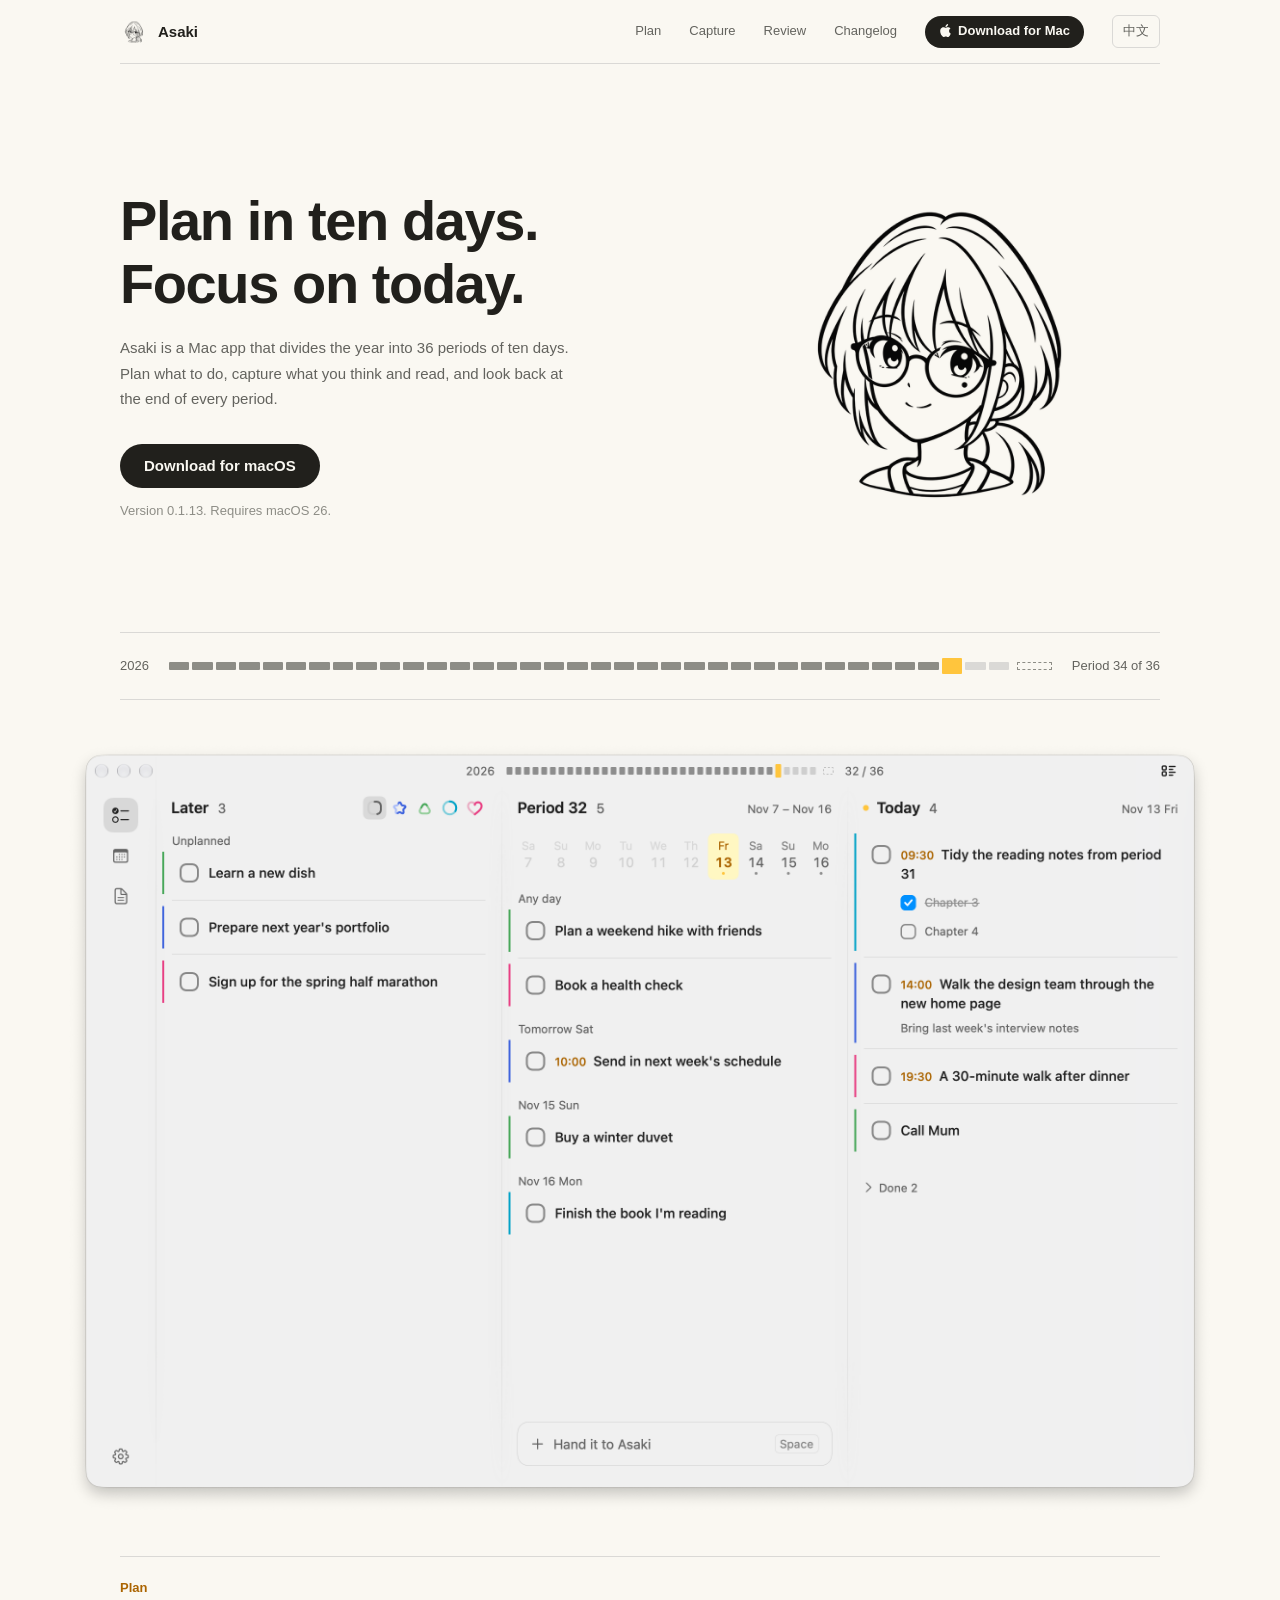
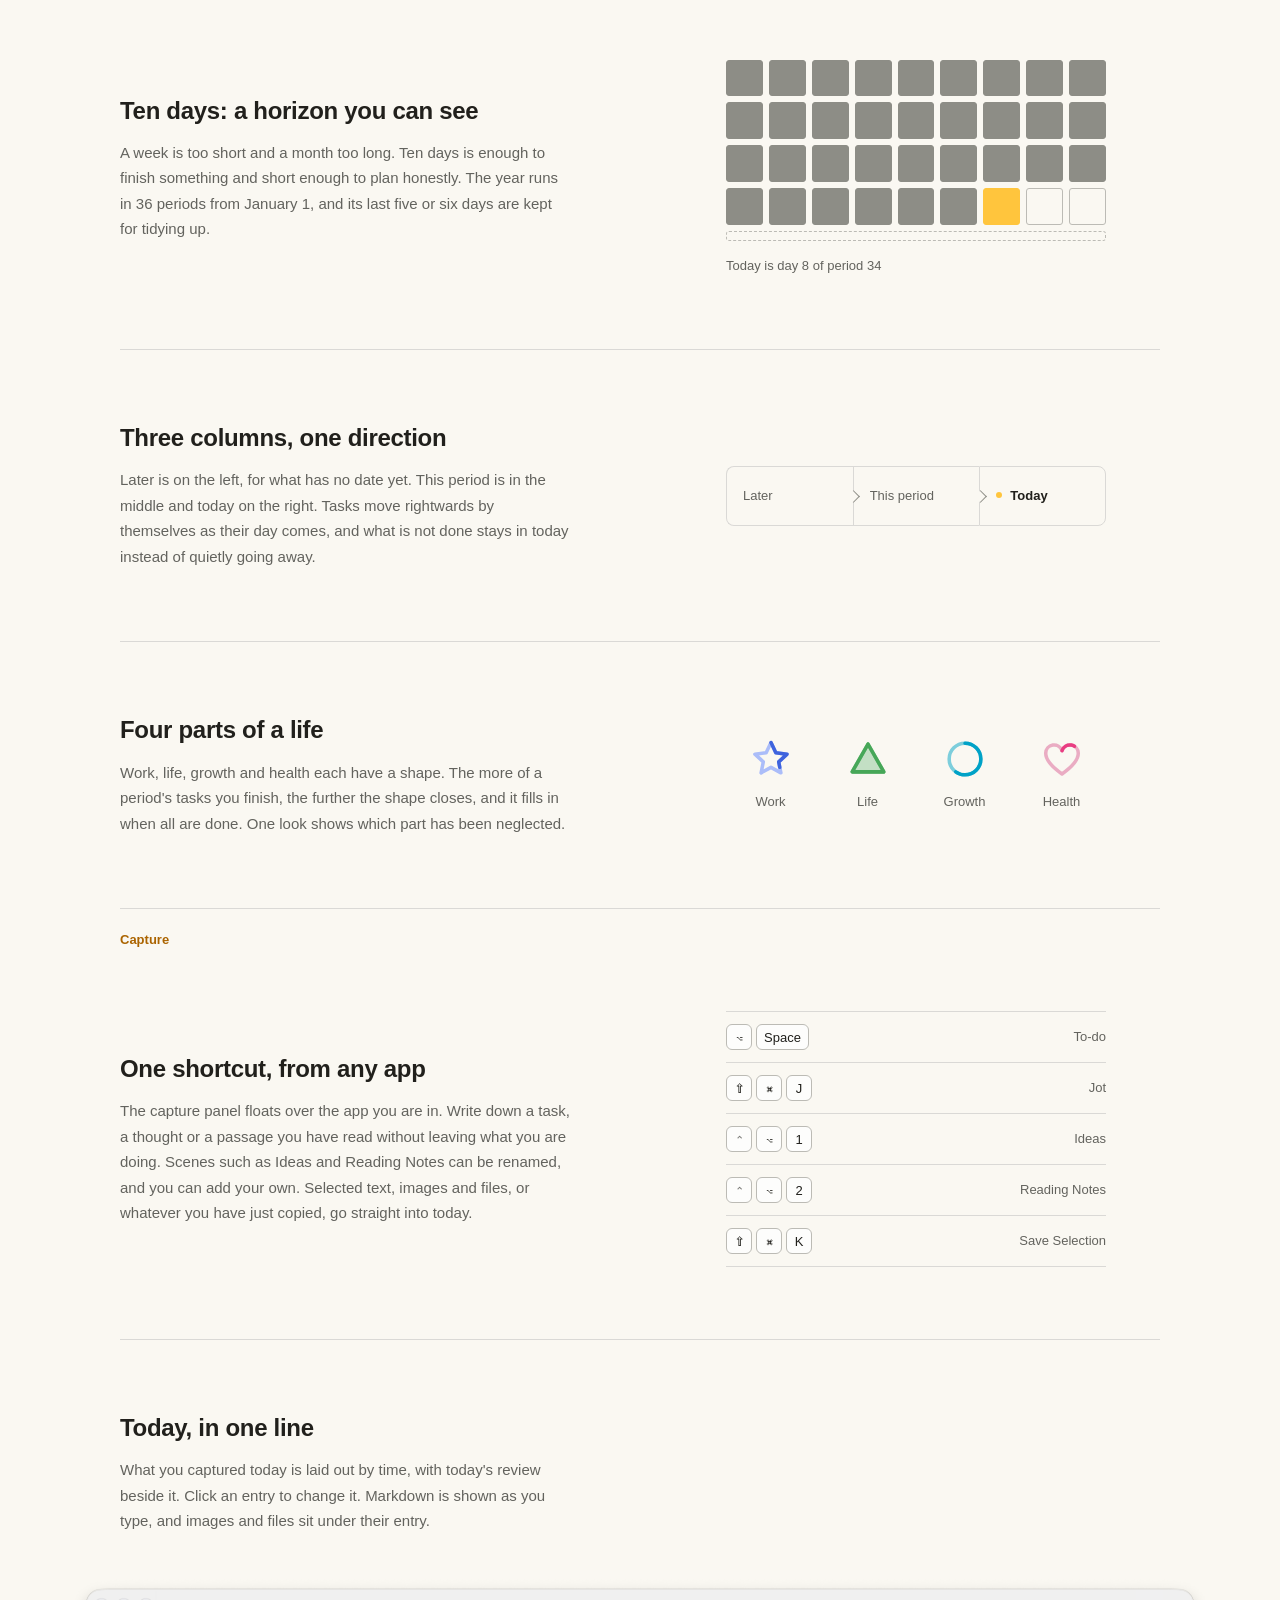
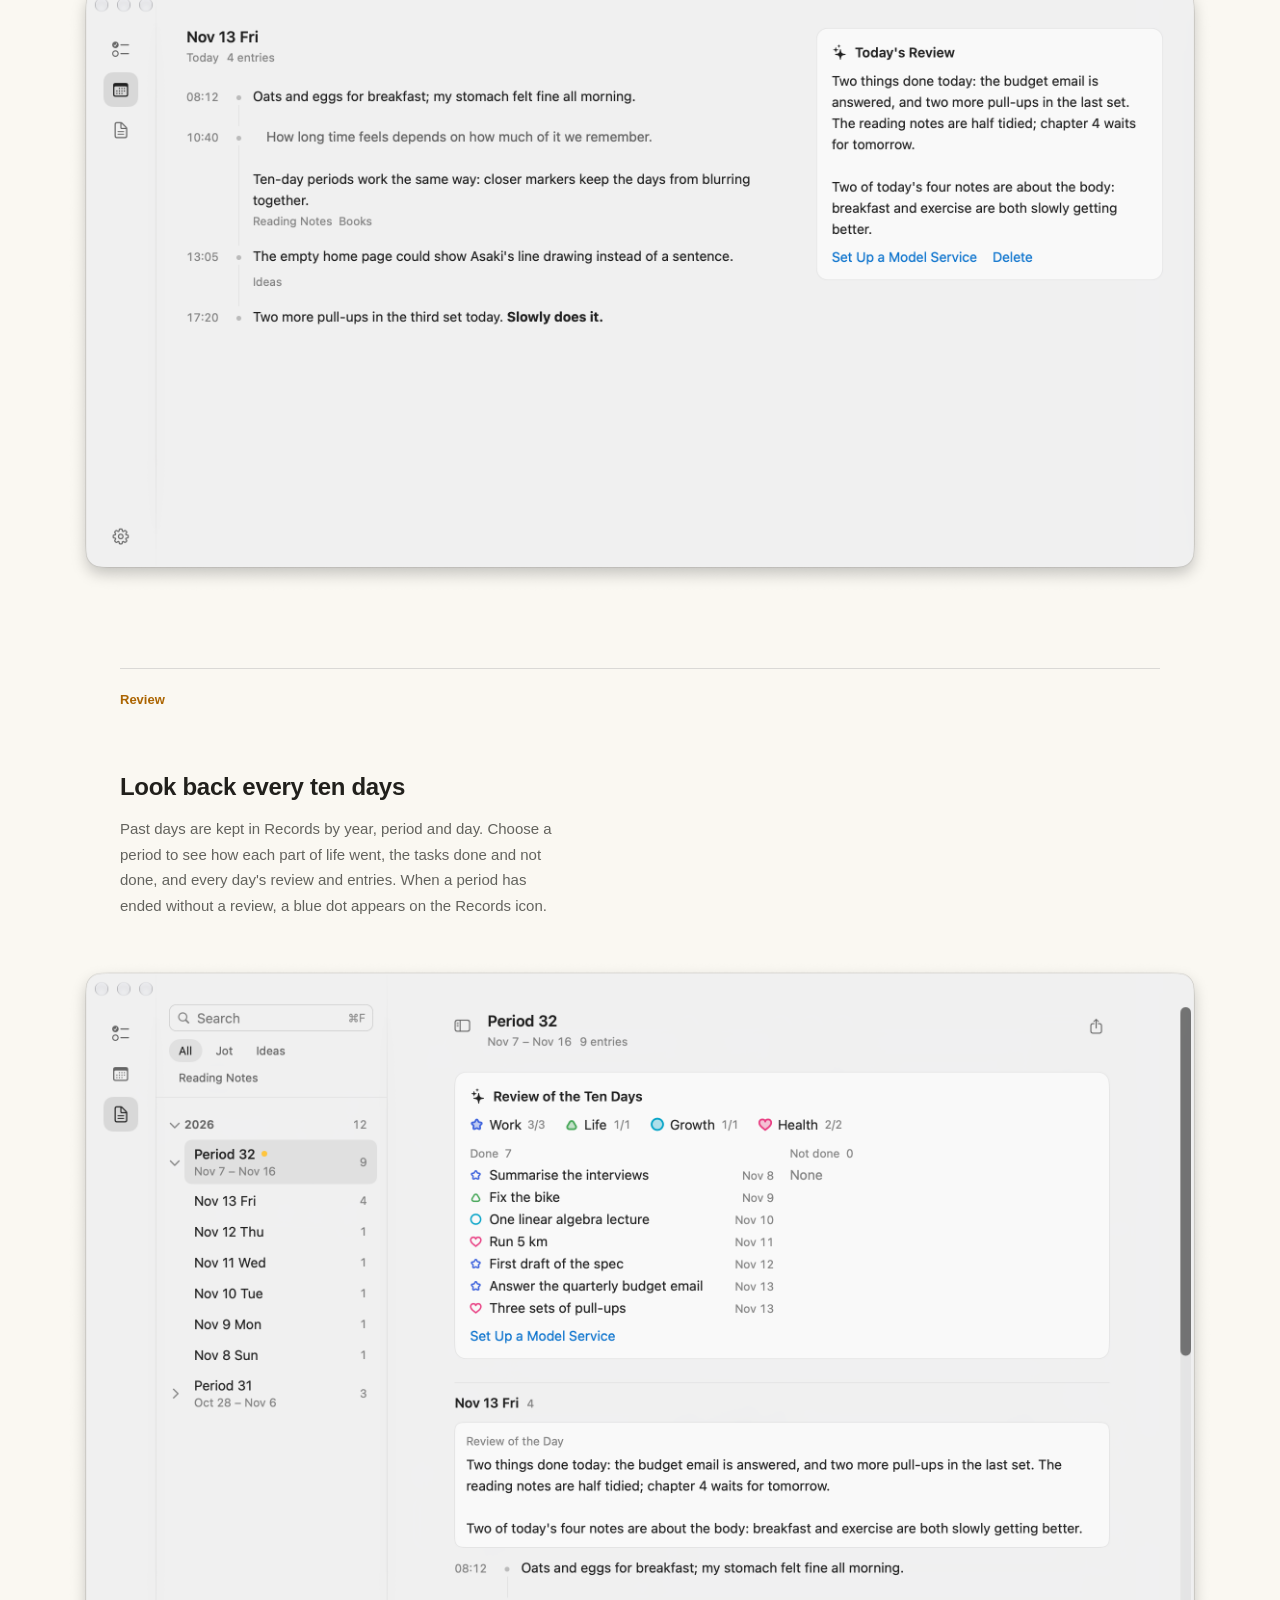
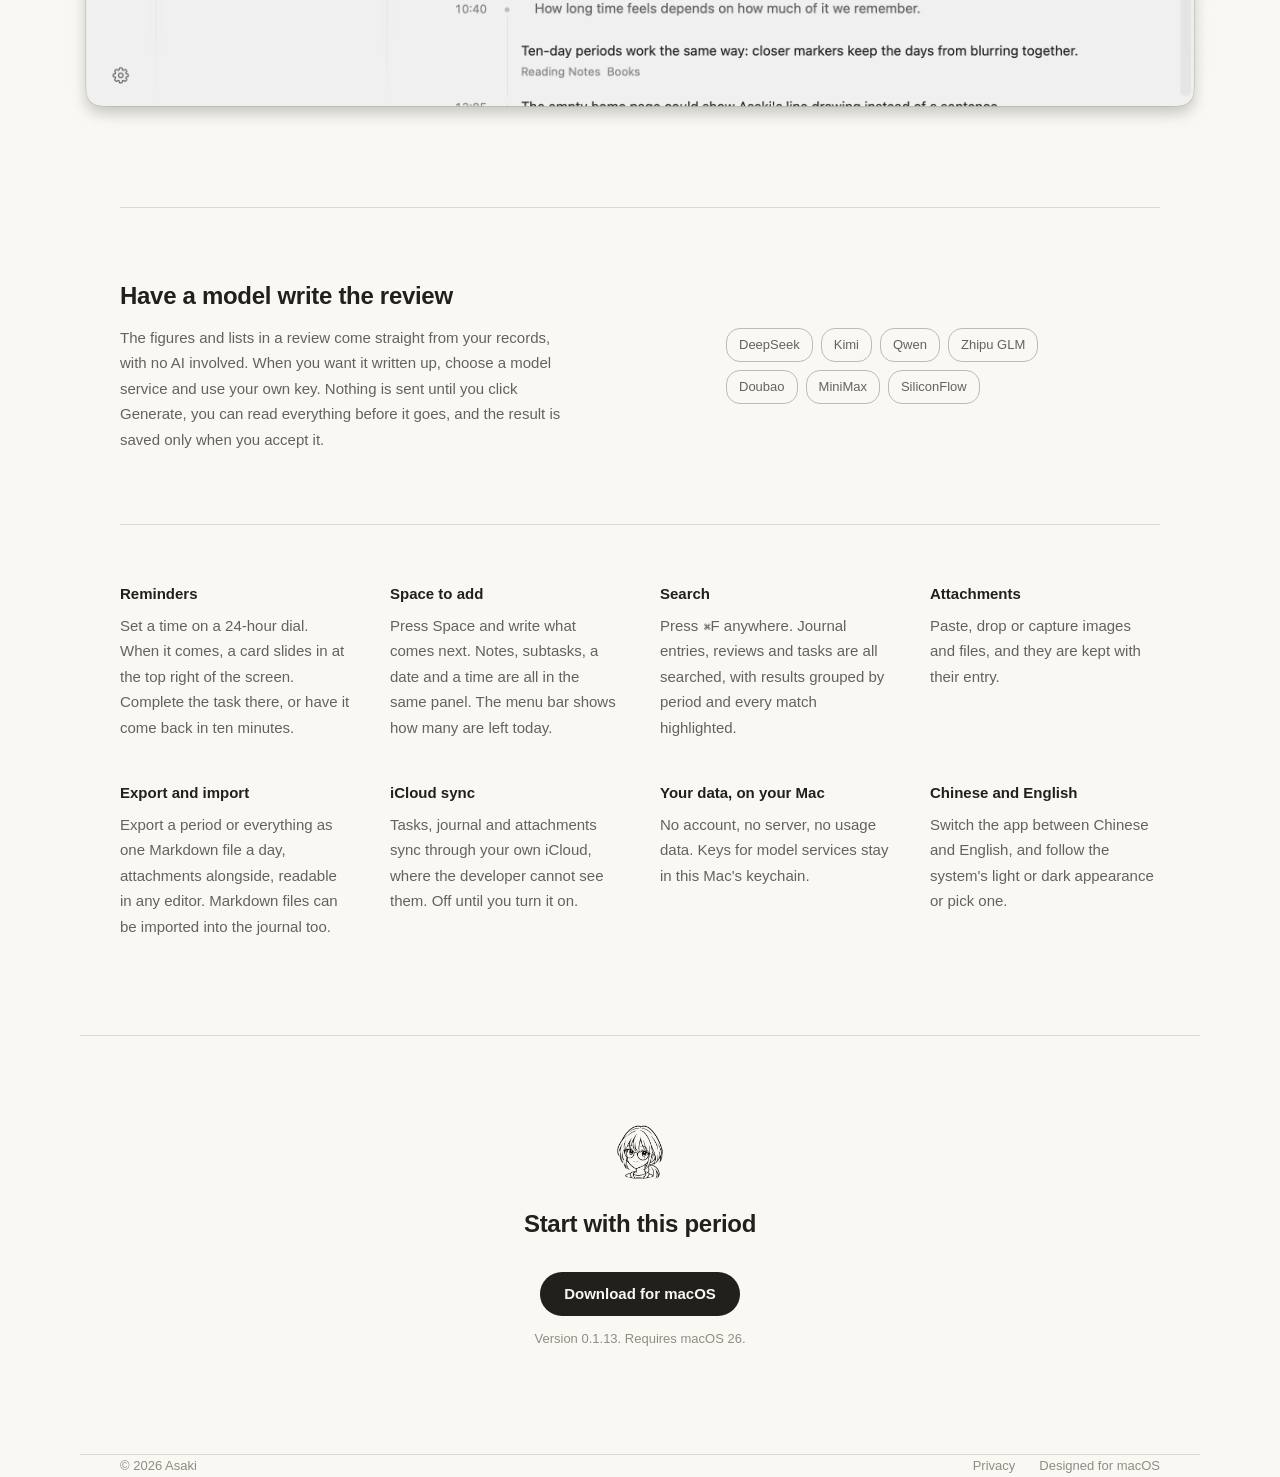
<file: index.html>
<!doctype html>
<!--
  The website of Asaki, the full edition (GitHub Pages; Asaki Lite's site is in the app repository),
  in the "Paper" direction: warm white, hairlines, the drawing as it is.
  Both languages are in the page; html[data-lang] decides which is shown (see site.js).
  The screenshots come from a trial database (ASAKI_DATA_FILE), never from real data.
-->
<html lang="zh-CN" data-lang="zh">
<head>
<meta charset="utf-8">
<meta name="viewport" content="width=device-width, initial-scale=1">
<title>Asaki</title>
<meta name="description" content="Asaki 是一款以十天为节奏的 Mac 应用：安排要做的事，随手收下想到的、看到的，再按十天回头看。A Mac app that runs on ten-day periods: plan what to do, capture what you think and read, and look back every ten days.">
<link rel="icon" href="assets/icon.png">
<link rel="stylesheet" href="styles.css">
<script src="site.js" defer></script>
</head>
<body>

<header class="wrap">
  <nav aria-label="Asaki">
    <a class="brand" href="#top"><img src="assets/icon.png" alt="" width="28" height="28">Asaki</a>
    <div class="links">
      <a class="section" href="#plan"><span lang="zh">安排</span><span lang="en">Plan</span></a>
      <a class="section" href="#capture"><span lang="zh">收录</span><span lang="en">Capture</span></a>
      <a class="section" href="#review"><span lang="zh">回顾</span><span lang="en">Review</span></a>
      <a href="changelog.html"><span lang="zh">更新日志</span><span lang="en">Changelog</span></a>
      <a class="nav-download" href="https://github.com/lhjZY/asaki-releases/releases/latest/download/Asaki-arm64.dmg"><svg viewBox="0 0 24 24" aria-hidden="true"><path d="M12.152 6.896c-.948 0-2.415-1.078-3.96-1.04-2.04.027-3.91 1.183-4.961 3.014-2.117 3.675-.546 9.103 1.519 12.09 1.013 1.454 2.208 3.09 3.792 3.039 1.52-.065 2.09-.987 3.935-.987 1.831 0 2.35.987 3.96.948 1.637-.026 2.676-1.48 3.676-2.948 1.156-1.688 1.636-3.325 1.662-3.415-.039-.013-3.182-1.221-3.22-4.857-.026-3.04 2.48-4.494 2.597-4.559-1.429-2.09-3.623-2.324-4.39-2.376-2-.156-3.675 1.09-4.61 1.09zM15.53 3.83c.843-1.012 1.4-2.427 1.245-3.83-1.207.052-2.662.805-3.532 1.818-.78.896-1.454 2.338-1.273 3.714 1.338.104 2.715-.688 3.559-1.701"/></svg><span lang="zh">下载 Mac 版</span><span lang="en">Download for Mac</span></a>
      <button id="language" type="button"><span lang="zh" aria-label="Switch to English">EN</span><span lang="en" aria-label="切换到中文">中文</span></button>
    </div>
  </nav>
</header>

<main id="top">
  <section class="wrap hero">
    <div>
      <h1><span lang="zh">以十天为节奏，<br>专注今天。</span><span lang="en">Plan in ten days.<br>Focus on today.</span></h1>
      <p class="lede">
        <span lang="zh">Asaki 是一款 Mac 应用。它把一年分成 36 个十天：安排要做的事，随手收下想到的、看到的，再按十天回头看。</span>
        <span lang="en">Asaki is a Mac app that divides the year into 36 periods of ten days. Plan what to do, capture what you think and read, and look back at the end of every period.</span>
      </p>
      <a class="button" href="#download"><span lang="zh">下载 Mac 版</span><span lang="en">Download for macOS</span></a>
      <p class="note"><span lang="zh">版本 0.1.13，需要 macOS 26</span><span lang="en">Version 0.1.13. Requires macOS 26.</span></p>
    </div>
    <img class="portrait" src="assets/asaki.png" width="1024" height="1024"
      alt="Asaki：戴圆框眼镜、扎低马尾的女孩，黑色线稿">
  </section>

  <!-- Where today falls in the year, as the app's own header draws it. Filled in by site.js. -->
  <div class="wrap">
    <div class="rhythm">
      <span data-year-number></span>
      <div class="year" data-year aria-hidden="true"></div>
      <span data-year-position></span>
    </div>
  </div>

  <div class="wrap">
    <img class="shot" lang="zh" src="assets/app-zh.png" width="2392" height="1612"
      alt="Asaki 的待办：以后、第 32 个十天、今天三列">
    <img class="shot" lang="en" src="assets/app-en.png" width="2392" height="1612"
      alt="Asaki's to-dos in three columns: Later, Period 32 and Today">
  </div>

  <section class="wrap" id="plan">
    <p class="part"><span lang="zh">安排</span><span lang="en">Plan</span></p>
    <div class="feature">
      <div>
        <h2><span lang="zh">十天，一个看得到头的期限</span><span lang="en">Ten days: a horizon you can see</span></h2>
        <p>
          <span lang="zh">一周太短，一个月又太长。十天够做完一件事，也短到可以如实安排。一年从 1 月 1 日起分成 36 个十天，最后五六天留作整理日，用来回顾和收尾。</span>
          <span lang="en">A week is too short and a month too long. Ten days is enough to finish something and short enough to plan honestly. The year runs in 36 periods from January 1, and its last five or six days are kept for tidying up.</span>
        </p>
      </div>
      <figure>
        <div class="periods" data-periods aria-hidden="true"></div>
        <figcaption data-today></figcaption>
      </figure>
    </div>

    <div class="feature">
      <div>
        <h2><span lang="zh">三列，一个方向</span><span lang="en">Three columns, one direction</span></h2>
        <p>
          <span lang="zh">左边是以后，放还没安排的事；中间是这十天；右边是今天。日期一到，任务自己往右走。没做完的会留在今天，不会悄悄消失。</span>
          <span lang="en">Later is on the left, for what has no date yet. This period is in the middle and today on the right. Tasks move rightwards by themselves as their day comes, and what is not done stays in today instead of quietly going away.</span>
        </p>
      </div>
      <figure>
        <ol class="flow" aria-hidden="true">
          <li><span lang="zh">以后</span><span lang="en">Later</span></li>
          <li><span lang="zh">这十天</span><span lang="en">This period</span></li>
          <li class="now"><span lang="zh">今天</span><span lang="en">Today</span></li>
        </ol>
      </figure>
    </div>

    <div class="feature">
      <div>
        <h2><span lang="zh">生活的四个部分</span><span lang="en">Four parts of a life</span></h2>
        <p>
          <span lang="zh">工作、生活、成长、健康各有一个图形。这十天里做完得越多，图形闭合得越多，全部完成时它会被填满。一眼就能看出哪一部分被冷落了。</span>
          <span lang="en">Work, life, growth and health each have a shape. The more of a period's tasks you finish, the further the shape closes, and it fills in when all are done. One look shows which part has been neglected.</span>
        </p>
      </div>
      <figure>
        <ul class="shapes" aria-hidden="true">
          <li style="--hue:#3e63dd;--pale:#abbdf9;--done:35">
            <svg viewBox="0 0 40 40"><path pathLength="100" d="M20 5l4.4 9.4 10.2 1.2-7.6 7 2 10-9-5-9 5 2-10-7.6-7 10.2-1.2z"/><path class="on" pathLength="100" d="M20 5l4.4 9.4 10.2 1.2-7.6 7 2 10-9-5-9 5 2-10-7.6-7 10.2-1.2z"/></svg>
            <span lang="zh">工作</span><span lang="en">Work</span>
          </li>
          <li style="--hue:#46a758;--pale:#94ce9a;--done:100" class="full">
            <svg viewBox="0 0 40 40"><path pathLength="100" d="M20 6.5l14.4 25.2H5.6z"/><path class="on" pathLength="100" d="M20 6.5l14.4 25.2H5.6z"/></svg>
            <span lang="zh">生活</span><span lang="en">Life</span>
          </li>
          <li style="--hue:#00a2c7;--pale:#7dcedc;--done:60">
            <svg viewBox="0 0 40 40"><circle pathLength="100" cx="20" cy="20" r="14.4" transform="rotate(-90 20 20)"/><circle class="on" pathLength="100" cx="20" cy="20" r="14.4" transform="rotate(-90 20 20)"/></svg>
            <span lang="zh">成长</span><span lang="en">Growth</span>
          </li>
          <li style="--hue:#e93d82;--pale:#eaacc3;--done:15">
            <svg viewBox="0 0 40 40"><path pathLength="100" d="M20 12.4a7.6 7.6 0 0 1 14.8 2.4c0 5.6-4 11.2-14.8 18.8C9.2 26 5.2 20.4 5.2 14.8A7.6 7.6 0 0 1 20 12.4z"/><path class="on" pathLength="100" d="M20 12.4a7.6 7.6 0 0 1 14.8 2.4c0 5.6-4 11.2-14.8 18.8C9.2 26 5.2 20.4 5.2 14.8A7.6 7.6 0 0 1 20 12.4z"/></svg>
            <span lang="zh">健康</span><span lang="en">Health</span>
          </li>
        </ul>
      </figure>
    </div>
  </section>

  <section class="wrap" id="capture">
    <p class="part"><span lang="zh">收录</span><span lang="en">Capture</span></p>
    <div class="feature">
      <div>
        <h2><span lang="zh">在任何 App 里，一个快捷键</span><span lang="en">One shortcut, from any app</span></h2>
        <p>
          <span lang="zh">收录面板浮在当前 App 之上，记下一件待办、一个念头或一段读到的文字，不必离开手上的事。灵感、读书摘录这样的场景可以改名，也可以自己添加。选中的文字、图片和文件，或者刚复制的内容，也能直接收进今天。</span>
          <span lang="en">The capture panel floats over the app you are in. Write down a task, a thought or a passage you have read without leaving what you are doing. Scenes such as Ideas and Reading Notes can be renamed, and you can add your own. Selected text, images and files, or whatever you have just copied, go straight into today.</span>
        </p>
      </div>
      <figure>
        <dl class="keys">
          <div><dt><kbd>⌥</kbd><kbd>Space</kbd></dt><dd><span lang="zh">待办</span><span lang="en">To-do</span></dd></div>
          <div><dt><kbd>⇧</kbd><kbd>⌘</kbd><kbd>J</kbd></dt><dd><span lang="zh">随手记</span><span lang="en">Jot</span></dd></div>
          <div><dt><kbd>⌃</kbd><kbd>⌥</kbd><kbd>1</kbd></dt><dd><span lang="zh">灵感</span><span lang="en">Ideas</span></dd></div>
          <div><dt><kbd>⌃</kbd><kbd>⌥</kbd><kbd>2</kbd></dt><dd><span lang="zh">读书摘录</span><span lang="en">Reading Notes</span></dd></div>
          <div><dt><kbd>⇧</kbd><kbd>⌘</kbd><kbd>K</kbd></dt><dd><span lang="zh">收录选中内容</span><span lang="en">Save Selection</span></dd></div>
        </dl>
      </figure>
    </div>

    <div class="feature wide">
      <div>
        <h2><span lang="zh">今天，排成一条线</span><span lang="en">Today, in one line</span></h2>
        <p>
          <span lang="zh">今天收下的内容按时间排列，旁边是今日回顾。记录点进去就能改，支持 Markdown，边写边显示效果；图片和文件跟在记录下方。</span>
          <span lang="en">What you captured today is laid out by time, with today's review beside it. Click an entry to change it. Markdown is shown as you type, and images and files sit under their entry.</span>
        </p>
      </div>
      <img class="shot" lang="zh" src="assets/today-zh.png" width="2392" height="1292" loading="lazy"
        alt="Asaki 的今日：按时间排列的记录和今日回顾">
      <img class="shot" lang="en" src="assets/today-en.png" width="2392" height="1292" loading="lazy"
        alt="Asaki's Today page: entries by time, with today's review">
    </div>
  </section>

  <section class="wrap" id="review">
    <p class="part"><span lang="zh">回顾</span><span lang="en">Review</span></p>
    <div class="feature wide">
      <div>
        <h2><span lang="zh">每个十天，回头看一次</span><span lang="en">Look back every ten days</span></h2>
        <p>
          <span lang="zh">过去的日子按年、十天、天整理在记录里。选中一个十天，能看到各部分的完成情况、做完和没做完的待办，以及每一天的回顾与记录。一个十天结束还没回顾时，记录的图标上会出现一个蓝点。</span>
          <span lang="en">Past days are kept in Records by year, period and day. Choose a period to see how each part of life went, the tasks done and not done, and every day's review and entries. When a period has ended without a review, a blue dot appears on the Records icon.</span>
        </p>
      </div>
      <img class="shot" lang="zh" src="assets/records-zh.png" width="2392" height="1612" loading="lazy"
        alt="Asaki 的记录：左侧按十天和天整理，右侧是第 32 个十天的回顾">
      <img class="shot" lang="en" src="assets/records-en.png" width="2392" height="1612" loading="lazy"
        alt="Asaki's Records: periods and days on the left, the review of period 32 on the right">
    </div>

    <div class="feature">
      <div>
        <h2><span lang="zh">请模型写一段回顾</span><span lang="en">Have a model write the review</span></h2>
        <p>
          <span lang="zh">回顾里的统计和列表都直接来自你的记录，不需要 AI。想要一段文字时，可以选一个模型服务来写，用你自己的密钥。只有点“生成回顾”时才会发送，发送前可以查看全文，结果确认后才保存。</span>
          <span lang="en">The figures and lists in a review come straight from your records, with no AI involved. When you want it written up, choose a model service and use your own key. Nothing is sent until you click Generate, you can read everything before it goes, and the result is saved only when you accept it.</span>
        </p>
      </div>
      <figure>
        <ul class="services">
          <li>DeepSeek</li><li>Kimi</li><li><span lang="zh">通义千问</span><span lang="en">Qwen</span></li><li><span lang="zh">智谱 GLM</span><span lang="en">Zhipu GLM</span></li>
          <li><span lang="zh">豆包</span><span lang="en">Doubao</span></li><li>MiniMax</li>
          <li><span lang="zh">硅基流动</span><span lang="en">SiliconFlow</span></li>
        </ul>
      </figure>
    </div>

    <dl class="details">
      <div>
        <dt><span lang="zh">到时提醒</span><span lang="en">Reminders</span></dt>
        <dd><span lang="zh">在一圈 24 小时的表盘上定时间。时间一到，屏幕右上角滑入一张卡片，可以直接完成，或者十分钟后再提醒。</span><span lang="en">Set a time on a 24-hour dial. When it comes, a card slides in at the top right of the screen. Complete the task there, or have it come back in ten minutes.</span></dd>
      </div>
      <div>
        <dt><span lang="zh">按空格新建</span><span lang="en">Space to add</span></dt>
        <dd><span lang="zh">按一下空格，写下接下来要做的事。备注、子任务、日期和时间都在同一个面板里。菜单栏图标旁显示今天还剩几件。</span><span lang="en">Press Space and write what comes next. Notes, subtasks, a date and a time are all in the same panel. The menu bar shows how many are left today.</span></dd>
      </div>
      <div>
        <dt><span lang="zh">搜索</span><span lang="en">Search</span></dt>
        <dd><span lang="zh">在任何视图按 ⌘F。日记、回顾和待办里的文字都能搜到，结果按十天分组，搜到的字会标出来。</span><span lang="en">Press ⌘F anywhere. Journal entries, reviews and tasks are all searched, with results grouped by period and every match highlighted.</span></dd>
      </div>
      <div>
        <dt><span lang="zh">附件</span><span lang="en">Attachments</span></dt>
        <dd><span lang="zh">图片和文件可以粘贴、拖入或收录，和记录放在一起。</span><span lang="en">Paste, drop or capture images and files, and they are kept with their entry.</span></dd>
      </div>
      <div>
        <dt><span lang="zh">导出与导入</span><span lang="en">Export and import</span></dt>
        <dd><span lang="zh">导出一个十天或全部记录，每天一个 Markdown 文件，附件放在旁边，任何编辑器都能打开。Markdown 文件也能导入成日记。</span><span lang="en">Export a period or everything as one Markdown file a day, attachments alongside, readable in any editor. Markdown files can be imported into the journal too.</span></dd>
      </div>
      <div>
        <dt><span lang="zh">iCloud 同步</span><span lang="en">iCloud sync</span></dt>
        <dd><span lang="zh">任务、日记和附件通过你自己的 iCloud 在设备之间同步，开发者看不到。默认关闭。</span><span lang="en">Tasks, journal and attachments sync through your own iCloud, where the developer cannot see them. Off until you turn it on.</span></dd>
      </div>
      <div>
        <dt><span lang="zh">数据在你的 Mac 上</span><span lang="en">Your data, on your Mac</span></dt>
        <dd><span lang="zh">没有账户和服务器，不收集使用数据。模型服务的密钥只存在这台 Mac 的钥匙串里。</span><span lang="en">No account, no server, no usage data. Keys for model services stay in this Mac's keychain.</span></dd>
      </div>
      <div>
        <dt><span lang="zh">中文与 English</span><span lang="en">Chinese and English</span></dt>
        <dd><span lang="zh">界面可以在中文和英文之间切换，浅色、深色主题跟随系统或自选。</span><span lang="en">Switch the app between Chinese and English, and follow the system's light or dark appearance or pick one.</span></dd>
      </div>
    </dl>
  </section>

  <section class="wrap download" id="download">
    <img src="assets/icon.png" alt="" width="72" height="72">
    <h2><span lang="zh">从这个十天开始</span><span lang="en">Start with this period</span></h2>
    <a class="button" href="https://github.com/lhjZY/asaki-releases/releases/latest/download/Asaki-arm64.dmg" data-download><span lang="zh">下载 Mac 版</span><span lang="en">Download for macOS</span></a>
    <p class="note"><span lang="zh">版本 0.1.13，需要 macOS 26</span><span lang="en">Version 0.1.13. Requires macOS 26.</span></p>
  </section>
</main>

<footer class="wrap">
  <span>© 2026 Asaki</span>
  <span class="footer-links">
    <a href="privacy.html"><span lang="zh">隐私政策</span><span lang="en">Privacy</span></a>
    <span><span lang="zh">为 macOS 而设计</span><span lang="en">Designed for macOS</span></span>
  </span>
</footer>

</body>
</html>
</file>
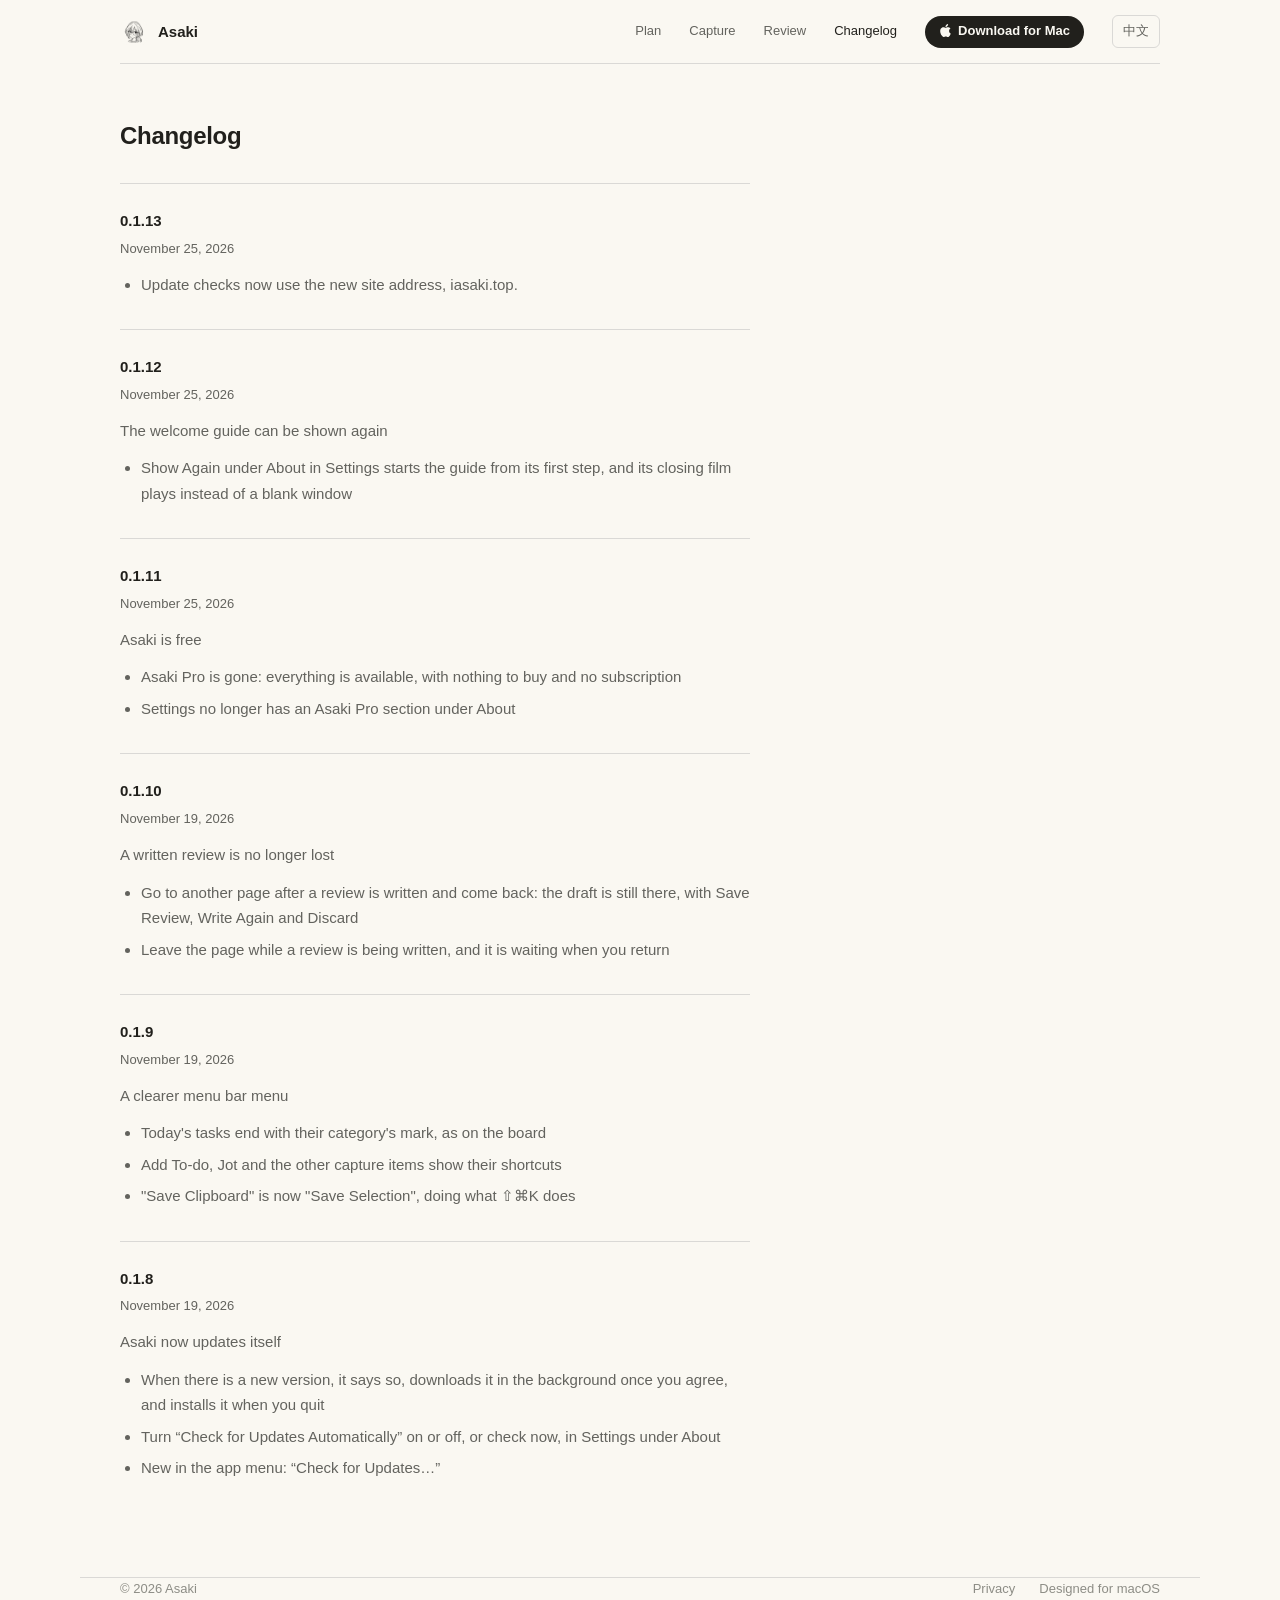
<file: changelog.html>
<!doctype html>
<!--
  Asaki's changelog: a version each, newest first. script/publish_update.py in the app's repository
  adds each release here as it adds it to appcast.xml, from the same release notes.
-->
<html lang="zh-CN" data-lang="zh">
<head>
<meta charset="utf-8">
<meta name="viewport" content="width=device-width, initial-scale=1">
<title>Asaki 更新日志 Changelog</title>
<meta name="description" content="Asaki 每个版本的更新内容。What changed in each version of Asaki.">
<link rel="icon" href="assets/icon.png">
<link rel="stylesheet" href="styles.css">
<script src="site.js" defer></script>
</head>
<body>

<header class="wrap">
  <nav aria-label="Asaki">
    <a class="brand" href="index.html"><img src="assets/icon.png" alt="" width="28" height="28">Asaki</a>
    <div class="links">
      <a class="section" href="index.html#plan"><span lang="zh">安排</span><span lang="en">Plan</span></a>
      <a class="section" href="index.html#capture"><span lang="zh">收录</span><span lang="en">Capture</span></a>
      <a class="section" href="index.html#review"><span lang="zh">回顾</span><span lang="en">Review</span></a>
      <a href="changelog.html" aria-current="page"><span lang="zh">更新日志</span><span lang="en">Changelog</span></a>
      <a class="nav-download" href="https://github.com/lhjZY/asaki-releases/releases/latest/download/Asaki-arm64.dmg"><svg viewBox="0 0 24 24" aria-hidden="true"><path d="M12.152 6.896c-.948 0-2.415-1.078-3.96-1.04-2.04.027-3.91 1.183-4.961 3.014-2.117 3.675-.546 9.103 1.519 12.09 1.013 1.454 2.208 3.09 3.792 3.039 1.52-.065 2.09-.987 3.935-.987 1.831 0 2.35.987 3.96.948 1.637-.026 2.676-1.48 3.676-2.948 1.156-1.688 1.636-3.325 1.662-3.415-.039-.013-3.182-1.221-3.22-4.857-.026-3.04 2.48-4.494 2.597-4.559-1.429-2.09-3.623-2.324-4.39-2.376-2-.156-3.675 1.09-4.61 1.09zM15.53 3.83c.843-1.012 1.4-2.427 1.245-3.83-1.207.052-2.662.805-3.532 1.818-.78.896-1.454 2.338-1.273 3.714 1.338.104 2.715-.688 3.559-1.701"/></svg><span lang="zh">下载 Mac 版</span><span lang="en">Download for Mac</span></a>
      <button id="language" type="button"><span lang="zh" aria-label="Switch to English">EN</span><span lang="en" aria-label="切换到中文">中文</span></button>
    </div>
  </nav>
</header>

<main class="wrap policy changelog">
  <h2><span lang="zh">更新日志</span><span lang="en">Changelog</span></h2>
  <!-- Releases, newest first. publish_update.py adds each one below this line. -->
  <article class="release" id="v0.1.13">
    <h3>0.1.13</h3>
    <p class="note"><span lang="zh">2026 年 11 月 25 日</span><span lang="en">November 25, 2026</span></p>
    <div lang="zh"><ul><li>检查更新改用官网新地址 iasaki.top。</li></ul></div>
    <div lang="en"><ul><li>Update checks now use the new site address, iasaki.top.</li></ul></div>
  </article>
  <article class="release" id="v0.1.12">
    <h3>0.1.12</h3>
    <p class="note"><span lang="zh">2026 年 11 月 25 日</span><span lang="en">November 25, 2026</span></p>
    <div lang="zh"><p>引导可以重新查看</p><ul><li>在设置的“关于”里点“重新查看”，引导从第一步开始，结尾的动画照常播放，不再是白屏</li></ul></div>
    <div lang="en"><p>The welcome guide can be shown again</p><ul><li>Show Again under About in Settings starts the guide from its first step, and its closing film plays instead of a blank window</li></ul></div>
  </article>
  <article class="release" id="v0.1.11">
    <h3>0.1.11</h3>
    <p class="note"><span lang="zh">2026 年 11 月 25 日</span><span lang="en">November 25, 2026</span></p>
    <div lang="zh"><p>Asaki 完全免费</p><ul><li>去掉了 Asaki Pro：所有功能直接可用，没有购买，也没有订阅</li><li>设置的“关于”里不再有 Asaki Pro 一栏</li></ul></div>
    <div lang="en"><p>Asaki is free</p><ul><li>Asaki Pro is gone: everything is available, with nothing to buy and no subscription</li><li>Settings no longer has an Asaki Pro section under About</li></ul></div>
  </article>
  <article class="release" id="v0.1.10">
    <h3>0.1.10</h3>
    <p class="note"><span lang="zh">2026 年 11 月 19 日</span><span lang="en">November 19, 2026</span></p>
    <div lang="zh"><p>生成的回顾不会再丢</p><ul><li>生成回顾后去别的页面再回来，草稿还在，可以继续保存、重新生成或放弃</li><li>生成时离开页面，回来就能看到结果</li></ul></div>
    <div lang="en"><p>A written review is no longer lost</p><ul><li>Go to another page after a review is written and come back: the draft is still there, with Save Review, Write Again and Discard</li><li>Leave the page while a review is being written, and it is waiting when you return</li></ul></div>
  </article>
  <article class="release" id="v0.1.9">
    <h3>0.1.9</h3>
    <p class="note"><span lang="zh">2026 年 11 月 19 日</span><span lang="en">November 19, 2026</span></p>
    <div lang="zh"><p>菜单栏菜单更清楚</p><ul><li>今天的任务后面显示分类图标，和看板一致</li><li>添加待办、随手记等收录项旁显示快捷键</li><li>“收录剪贴板”改为“收录选中内容”，和 ⇧⌘K 做同一件事</li></ul></div>
    <div lang="en"><p>A clearer menu bar menu</p><ul><li>Today&#x27;s tasks end with their category&#x27;s mark, as on the board</li><li>Add To-do, Jot and the other capture items show their shortcuts</li><li>&quot;Save Clipboard&quot; is now &quot;Save Selection&quot;, doing what ⇧⌘K does</li></ul></div>
  </article>
  <article class="release" id="v0.1.8">
    <h3>0.1.8</h3>
    <p class="note"><span lang="zh">2026 年 11 月 19 日</span><span lang="en">November 19, 2026</span></p>
    <div lang="zh"><p>Asaki 现在可以自己更新</p><ul><li>有新版本时会提示，同意后在后台下载，退出时安装</li><li>设置的“关于”里可以开关“自动检查更新”，也可以立即检查</li><li>应用菜单里新增“检查更新…”</li></ul></div>
    <div lang="en"><p>Asaki now updates itself</p><ul><li>When there is a new version, it says so, downloads it in the background once you agree, and installs it when you quit</li><li>Turn “Check for Updates Automatically” on or off, or check now, in Settings under About</li><li>New in the app menu: “Check for Updates…”</li></ul></div>
  </article>
</main>

<footer class="wrap">
  <span>© 2026 Asaki</span>
  <span class="footer-links">
    <a href="privacy.html"><span lang="zh">隐私政策</span><span lang="en">Privacy</span></a>
    <span><span lang="zh">为 macOS 而设计</span><span lang="en">Designed for macOS</span></span>
  </span>
</footer>

</body>
</html>
</file>
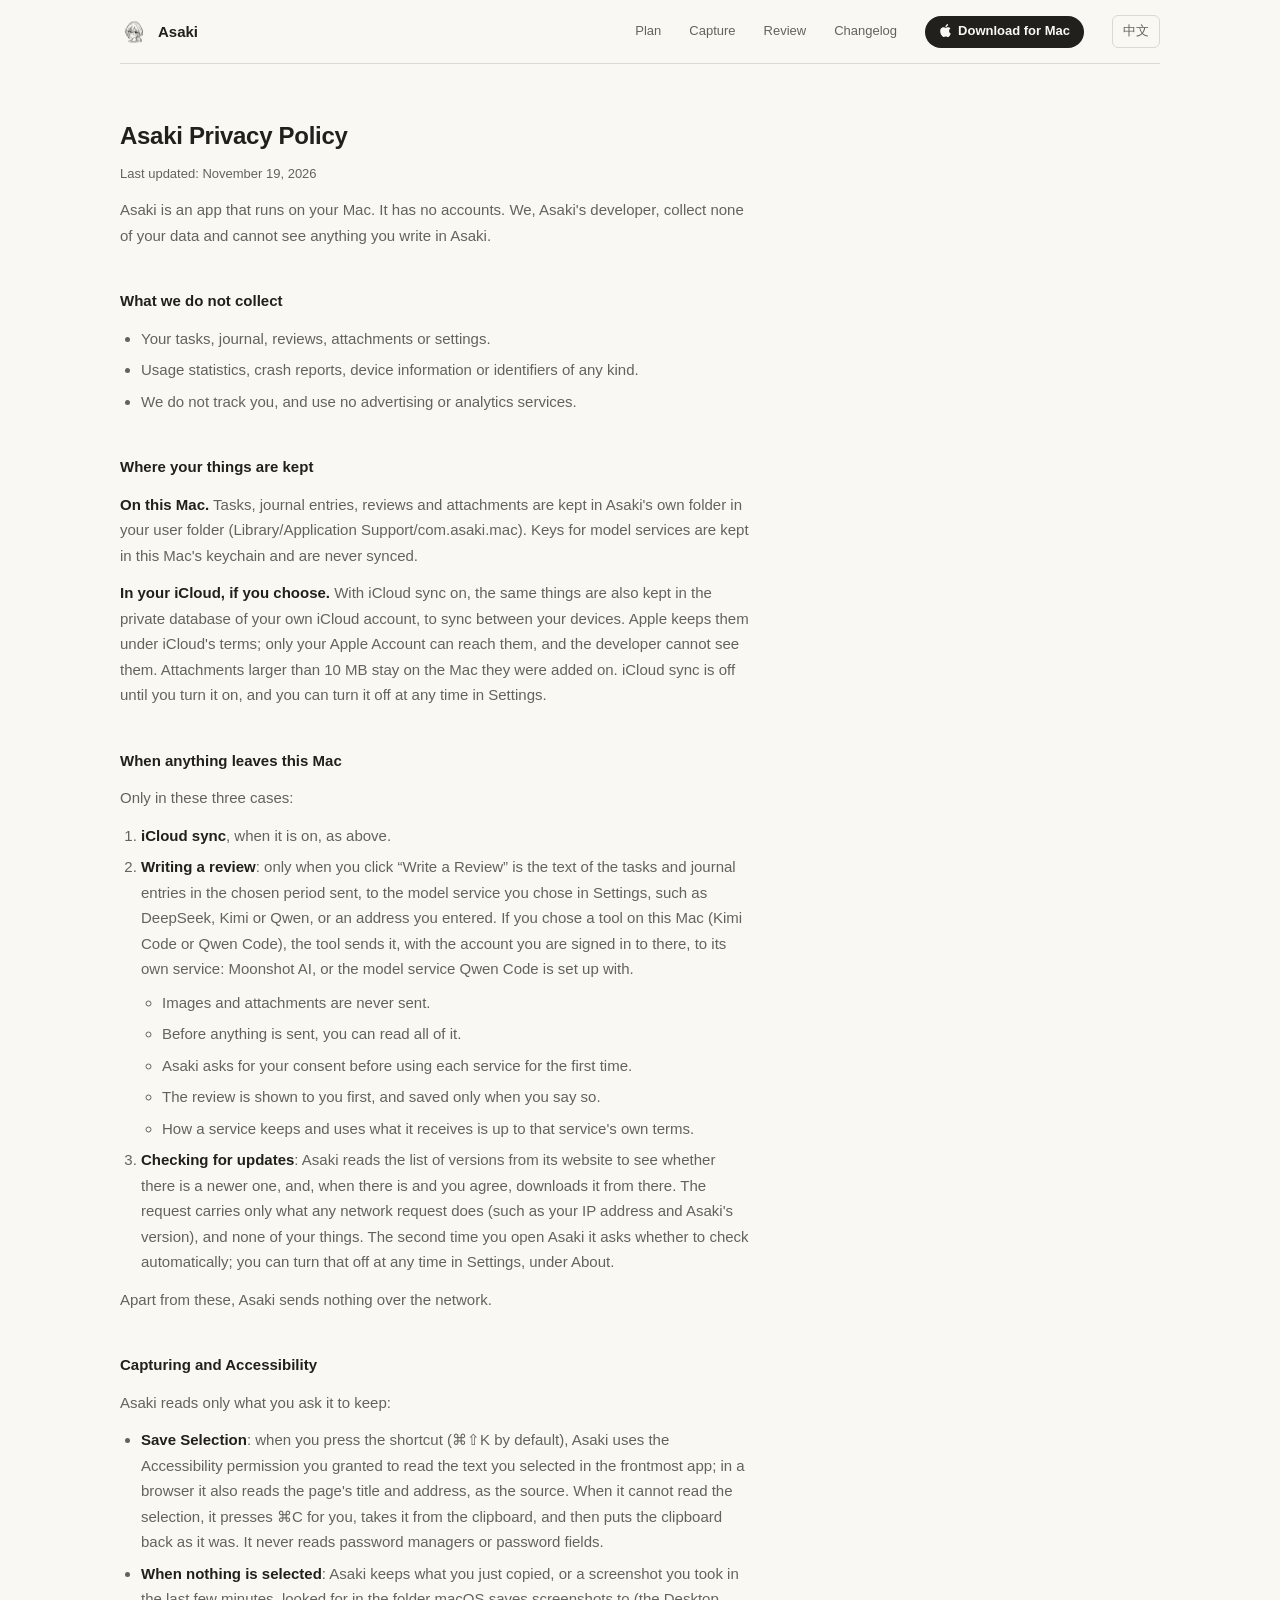
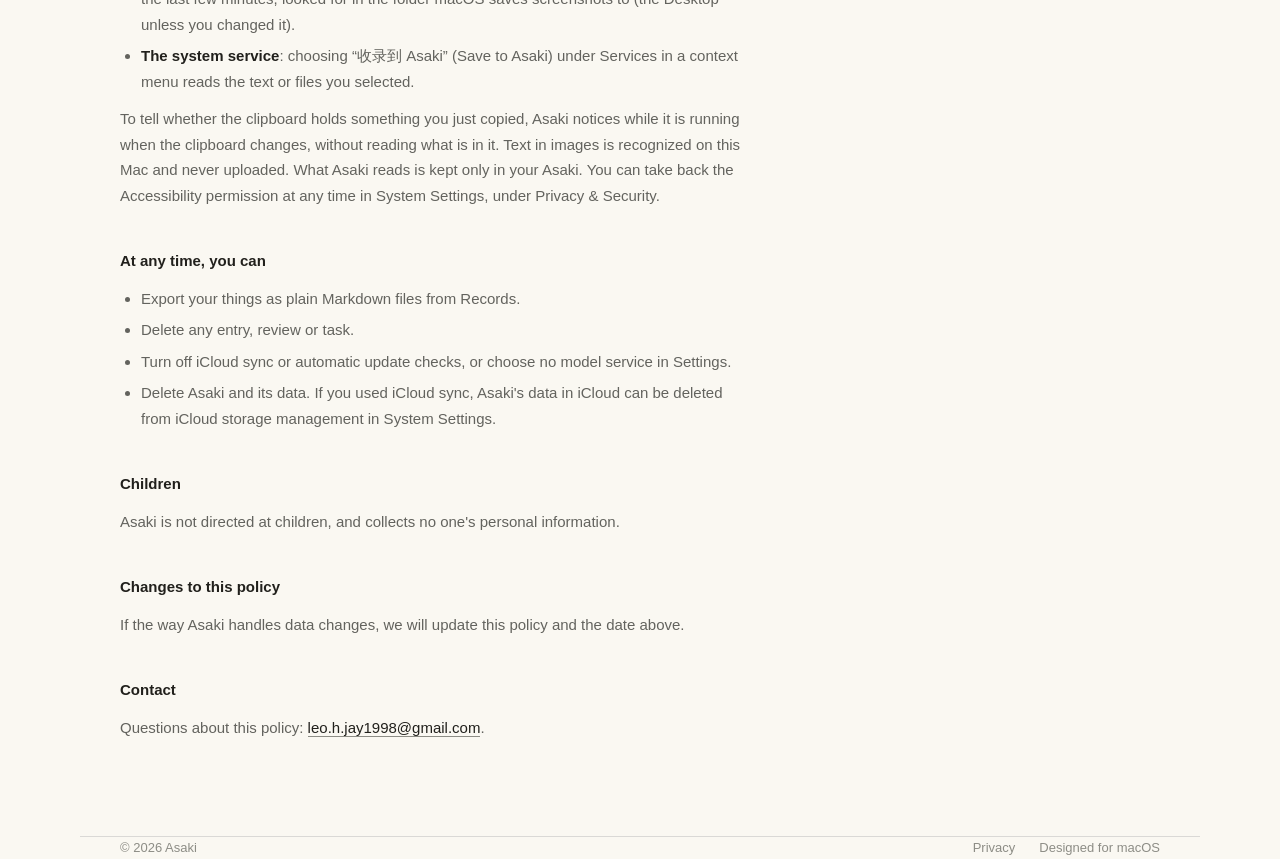
<file: privacy.html>
<!doctype html>
<!--
  Asaki's privacy policy, in both languages like the rest of the site. The Chinese follows
  PRIVACY.md in the app's repository; change both together.
-->
<html lang="zh-CN" data-lang="zh">
<head>
<meta charset="utf-8">
<meta name="viewport" content="width=device-width, initial-scale=1">
<title>Asaki 隐私政策 Privacy Policy</title>
<meta name="description" content="Asaki 的隐私政策：不收集数据，内容只在你的 Mac 和你自己的 iCloud。Asaki's privacy policy: no data collected; your things stay on your Mac and in your own iCloud.">
<link rel="icon" href="assets/icon.png">
<link rel="stylesheet" href="styles.css">
<script src="site.js" defer></script>
</head>
<body>

<header class="wrap">
  <nav aria-label="Asaki">
    <a class="brand" href="index.html"><img src="assets/icon.png" alt="" width="28" height="28">Asaki</a>
    <div class="links">
      <a class="section" href="index.html#plan"><span lang="zh">安排</span><span lang="en">Plan</span></a>
      <a class="section" href="index.html#capture"><span lang="zh">收录</span><span lang="en">Capture</span></a>
      <a class="section" href="index.html#review"><span lang="zh">回顾</span><span lang="en">Review</span></a>
      <a href="changelog.html"><span lang="zh">更新日志</span><span lang="en">Changelog</span></a>
      <a class="nav-download" href="https://github.com/lhjZY/asaki-releases/releases/latest/download/Asaki-arm64.dmg"><svg viewBox="0 0 24 24" aria-hidden="true"><path d="M12.152 6.896c-.948 0-2.415-1.078-3.96-1.04-2.04.027-3.91 1.183-4.961 3.014-2.117 3.675-.546 9.103 1.519 12.09 1.013 1.454 2.208 3.09 3.792 3.039 1.52-.065 2.09-.987 3.935-.987 1.831 0 2.35.987 3.96.948 1.637-.026 2.676-1.48 3.676-2.948 1.156-1.688 1.636-3.325 1.662-3.415-.039-.013-3.182-1.221-3.22-4.857-.026-3.04 2.48-4.494 2.597-4.559-1.429-2.09-3.623-2.324-4.39-2.376-2-.156-3.675 1.09-4.61 1.09zM15.53 3.83c.843-1.012 1.4-2.427 1.245-3.83-1.207.052-2.662.805-3.532 1.818-.78.896-1.454 2.338-1.273 3.714 1.338.104 2.715-.688 3.559-1.701"/></svg><span lang="zh">下载 Mac 版</span><span lang="en">Download for Mac</span></a>
      <button id="language" type="button"><span lang="zh" aria-label="Switch to English">EN</span><span lang="en" aria-label="切换到中文">中文</span></button>
    </div>
  </nav>
</header>

<main class="wrap policy">
  <article lang="zh">
    <h2>Asaki 隐私政策</h2>
    <p class="note">更新日期：2026 年 11 月 19 日</p>
    <p>Asaki 是一个在你的 Mac 上运行的 App。它没有账户。我们（Asaki 的开发者）不收集你的任何数据，也看不到你在 Asaki 里写下的任何内容。</p>

    <h3>我们不收集什么</h3>
    <ul>
      <li>不收集你的任务、日记、回顾、附件或设置。</li>
      <li>不收集使用统计、崩溃报告、设备信息或任何标识符。</li>
      <li>不跟踪你，不使用广告或分析服务。</li>
    </ul>

    <h3>你的数据存在哪里</h3>
    <p><strong>这台 Mac。</strong>任务、日记、回顾和附件保存在你的用户文件夹里，Asaki 自己的应用数据文件夹中（资源库/Application Support/com.asaki.mac）。模型服务的密钥保存在这台 Mac 的钥匙串里，不会同步。</p>
    <p><strong>你的 iCloud（可选）。</strong>打开 iCloud 同步后，同样的内容也会保存在你自己 iCloud 账户的私有数据库里，用于在你的设备之间同步。这部分数据由 Apple 按照 iCloud 的条款保管，只有你的 Apple 账户能访问，开发者看不到。单个超过 10MB 的附件只留在本机，不会同步。iCloud 同步默认关闭，可以随时在设置里关掉。</p>

    <h3>什么时候会有内容离开这台 Mac</h3>
    <p>只有下面三种情况：</p>
    <ol>
      <li><strong>iCloud 同步</strong>：打开同步后，见上文。</li>
      <li><strong>生成回顾</strong>：只有在你点击“生成回顾”时，所选时间范围内的待办和日记文字才会发送给你在设置里选择的模型服务，例如 DeepSeek、Kimi、通义千问，或者你自己填写的地址。如果你选择的是本机工具（Kimi Code 或 Qwen Code），内容由该工具使用你在其中登录的账号，发送给它对应的服务：Moonshot AI，或 Qwen Code 所连的模型服务。
        <ul>
          <li>图片和附件不会发送。</li>
          <li>发送前，你可以查看将要发送的全文。</li>
          <li>每个服务第一次使用前，Asaki 都会先征得你的同意。</li>
          <li>生成的结果先给你预览，你确认后才会保存。</li>
          <li>收到内容的服务如何保存和使用它，由该服务自己的条款决定，与 Asaki 无关。</li>
        </ul>
      </li>
      <li><strong>检查更新</strong>：Asaki 会从它的官网读取版本列表，看有没有新版本；有新版本并且你同意后，从官网下载安装包。请求里只有网络请求本身带的信息（例如你的 IP 地址和 Asaki 的版本号），不含你的任何内容。第二次打开 Asaki 时它会问你是否自动检查，之后可以随时在设置的“关于”里关掉。</li>
    </ol>
    <p>除此之外，Asaki 不会把任何内容发送到网络上。</p>

    <h3>收录与辅助功能权限</h3>
    <p>Asaki 只在你主动收录时读取内容：</p>
    <ul>
      <li><strong>收录选中内容</strong>：按下快捷键（默认 ⌘⇧K）时，Asaki 通过你授予的辅助功能权限，读取最前面的 App 里你选中的文字；在浏览器里还会读取当前网页的标题和地址，作为来源。读不到时，它会替你按一次 ⌘C 再从剪贴板取，取完把剪贴板恢复原样。密码管理器和密码输入框里的内容一律不读。</li>
      <li><strong>没有选中内容时</strong>：Asaki 会收录你刚复制的内容，或你几分钟内刚截的屏（从系统保存截屏的文件夹里找，默认是桌面）。</li>
      <li><strong>系统服务</strong>：在右键菜单的“服务”里选“收录到 Asaki”时，读取你选中的文字或文件。</li>
    </ul>
    <p>为了判断剪贴板里的内容是不是刚复制的，Asaki 在运行时会留意剪贴板是否发生变化，但不会读取其中的内容。图片里的文字由这台 Mac 本地识别，不会上传。读取到的内容只保存在你的 Asaki 里。辅助功能权限可以随时在系统设置的“隐私与安全性”里收回。</p>

    <h3>你可以随时</h3>
    <ul>
      <li>在“记录”里把内容导出成普通的 Markdown 文件。</li>
      <li>删除任意一条记录、回顾或任务。</li>
      <li>关闭 iCloud 同步、自动检查更新，或在设置里选择不使用任何模型服务。</li>
      <li>删除 Asaki 及其数据。如果打开过 iCloud 同步，可以在系统设置里 iCloud 的存储管理中删除 Asaki 在 iCloud 中的数据。</li>
    </ul>

    <h3>儿童</h3>
    <p>Asaki 不面向儿童，也不收集任何人的个人信息。</p>

    <h3>本政策的变更</h3>
    <p>如果 Asaki 处理数据的方式发生变化，我们会更新本政策，并修改上方的更新日期。</p>

    <h3>联系我们</h3>
    <p>对本政策有疑问，可以发邮件到 <a class="mail" href="mailto:leo.h.jay1998@gmail.com">leo.h.jay1998@gmail.com</a>。</p>
  </article>

  <article lang="en">
    <h2>Asaki Privacy Policy</h2>
    <p class="note">Last updated: November 19, 2026</p>
    <p>Asaki is an app that runs on your Mac. It has no accounts. We, Asaki's developer, collect none of your data and cannot see anything you write in Asaki.</p>

    <h3>What we do not collect</h3>
    <ul>
      <li>Your tasks, journal, reviews, attachments or settings.</li>
      <li>Usage statistics, crash reports, device information or identifiers of any kind.</li>
      <li>We do not track you, and use no advertising or analytics services.</li>
    </ul>

    <h3>Where your things are kept</h3>
    <p><strong>On this Mac.</strong> Tasks, journal entries, reviews and attachments are kept in Asaki's own folder in your user folder (Library/Application Support/com.asaki.mac). Keys for model services are kept in this Mac's keychain and are never synced.</p>
    <p><strong>In your iCloud, if you choose.</strong> With iCloud sync on, the same things are also kept in the private database of your own iCloud account, to sync between your devices. Apple keeps them under iCloud's terms; only your Apple Account can reach them, and the developer cannot see them. Attachments larger than 10 MB stay on the Mac they were added on. iCloud sync is off until you turn it on, and you can turn it off at any time in Settings.</p>

    <h3>When anything leaves this Mac</h3>
    <p>Only in these three cases:</p>
    <ol>
      <li><strong>iCloud sync</strong>, when it is on, as above.</li>
      <li><strong>Writing a review</strong>: only when you click “Write a Review” is the text of the tasks and journal entries in the chosen period sent, to the model service you chose in Settings, such as DeepSeek, Kimi or Qwen, or an address you entered. If you chose a tool on this Mac (Kimi Code or Qwen Code), the tool sends it, with the account you are signed in to there, to its own service: Moonshot AI, or the model service Qwen Code is set up with.
        <ul>
          <li>Images and attachments are never sent.</li>
          <li>Before anything is sent, you can read all of it.</li>
          <li>Asaki asks for your consent before using each service for the first time.</li>
          <li>The review is shown to you first, and saved only when you say so.</li>
          <li>How a service keeps and uses what it receives is up to that service's own terms.</li>
        </ul>
      </li>
      <li><strong>Checking for updates</strong>: Asaki reads the list of versions from its website to see whether there is a newer one, and, when there is and you agree, downloads it from there. The request carries only what any network request does (such as your IP address and Asaki's version), and none of your things. The second time you open Asaki it asks whether to check automatically; you can turn that off at any time in Settings, under About.</li>
    </ol>
    <p>Apart from these, Asaki sends nothing over the network.</p>

    <h3>Capturing and Accessibility</h3>
    <p>Asaki reads only what you ask it to keep:</p>
    <ul>
      <li><strong>Save Selection</strong>: when you press the shortcut (⌘⇧K by default), Asaki uses the Accessibility permission you granted to read the text you selected in the frontmost app; in a browser it also reads the page's title and address, as the source. When it cannot read the selection, it presses ⌘C for you, takes it from the clipboard, and then puts the clipboard back as it was. It never reads password managers or password fields.</li>
      <li><strong>When nothing is selected</strong>: Asaki keeps what you just copied, or a screenshot you took in the last few minutes, looked for in the folder macOS saves screenshots to (the Desktop unless you changed it).</li>
      <li><strong>The system service</strong>: choosing “收录到 Asaki” (Save to Asaki) under Services in a context menu reads the text or files you selected.</li>
    </ul>
    <p>To tell whether the clipboard holds something you just copied, Asaki notices while it is running when the clipboard changes, without reading what is in it. Text in images is recognized on this Mac and never uploaded. What Asaki reads is kept only in your Asaki. You can take back the Accessibility permission at any time in System Settings, under Privacy &amp; Security.</p>

    <h3>At any time, you can</h3>
    <ul>
      <li>Export your things as plain Markdown files from Records.</li>
      <li>Delete any entry, review or task.</li>
      <li>Turn off iCloud sync or automatic update checks, or choose no model service in Settings.</li>
      <li>Delete Asaki and its data. If you used iCloud sync, Asaki's data in iCloud can be deleted from iCloud storage management in System Settings.</li>
    </ul>

    <h3>Children</h3>
    <p>Asaki is not directed at children, and collects no one's personal information.</p>

    <h3>Changes to this policy</h3>
    <p>If the way Asaki handles data changes, we will update this policy and the date above.</p>

    <h3>Contact</h3>
    <p>Questions about this policy: <a class="mail" href="mailto:leo.h.jay1998@gmail.com">leo.h.jay1998@gmail.com</a>.</p>
  </article>
</main>

<footer class="wrap">
  <span>© 2026 Asaki</span>
  <span class="footer-links">
    <a href="privacy.html"><span lang="zh">隐私政策</span><span lang="en">Privacy</span></a>
    <span><span lang="zh">为 macOS 而设计</span><span lang="en">Designed for macOS</span></span>
  </span>
</footer>

</body>
</html>
</file>
<file: styles.css>
/*
  Paper: the icon's warm white as the page, Radix Sand for ink and lines, Radix Amber for "now",
  and the four category hues only where the categories themselves are shown.
  Four type sizes: 56 / 24 / 15 / 13. Lines are half a pixel.
*/
:root {
  --paper: #faf8f2; --sand1: #fdfdfc;
  --sand6: #dad9d6; --sand8: #bcbbb5; --sand9: #8d8d86; --sand11: #63635e; --sand12: #21201c;
  --amber9: #ffc53d; --amber11: #ab6400;
  --line: .5px solid var(--sand6);
}
* { box-sizing: border-box; margin: 0; padding: 0; }
html { scroll-behavior: smooth; }
body {
  background: var(--paper); color: var(--sand12);
  font: 15px/1.7 -apple-system, BlinkMacSystemFont, "SF Pro Text", "PingFang SC", "Helvetica Neue", sans-serif;
  -webkit-font-smoothing: antialiased;
}
a { color: inherit; text-decoration: none; }
img { display: block; max-width: 100%; height: auto; }
button { font: inherit; color: inherit; background: none; border: 0; cursor: pointer; }
:focus-visible { outline: 2px solid var(--amber9); outline-offset: 3px; border-radius: 4px; }

/* One language at a time. */
html[data-lang="zh"] [lang="en"], html[data-lang="en"] [lang="zh"] { display: none; }

.wrap { max-width: 1120px; margin: 0 auto; padding: 0 40px; }

nav { display: flex; align-items: center; justify-content: space-between; height: 64px; border-bottom: var(--line); font-size: 13px; color: var(--sand11); }
.brand { display: flex; align-items: center; gap: 10px; font-size: 15px; font-weight: 600; color: var(--sand12); }
.links { display: flex; align-items: center; gap: 28px; }
.links a:hover, #language:hover, .links a[aria-current] { color: var(--sand12); }
.nav-download { display: inline-flex; align-items: center; gap: 6px; height: 32px; padding: 0 14px; border-radius: 16px; background: var(--sand12); color: var(--paper); font-weight: 550; }
.links .nav-download:hover { background: #3b3a37; color: var(--paper); }
.nav-download svg { width: 13px; height: 13px; fill: currentColor; margin-top: -2px; }
#language { font-size: 13px; color: var(--sand11); padding: 4px 10px; border: var(--line); border-radius: 6px; }

h1 { font-size: 56px; line-height: 1.12; letter-spacing: -1.4px; font-weight: 650; }
html[data-lang="zh"] h1 { letter-spacing: -.5px; line-height: 1.2; }
h2 { font-size: 24px; line-height: 1.3; letter-spacing: -.3px; font-weight: 600; }
.lede { margin-top: 20px; font-size: 15px; color: var(--sand11); max-width: 30em; }
.note { margin-top: 12px; font-size: 13px; color: var(--sand9); font-variant-numeric: tabular-nums; }
.button { display: inline-flex; align-items: center; height: 44px; padding: 0 24px; margin-top: 32px; border-radius: 22px; background: var(--sand12); color: var(--paper); font-weight: 550; }
.button:hover { background: #3b3a37; }

.hero { display: grid; grid-template-columns: 1.05fr .95fr; align-items: center; gap: 24px; padding-top: 72px; padding-bottom: 56px; }
/* Multiply drops the drawing's white paper and leaves its lines on the page's own. */
.portrait { mix-blend-mode: multiply; width: 100%; max-width: 440px; justify-self: end; }

.rhythm { display: grid; grid-template-columns: auto 1fr auto; align-items: center; gap: 20px; padding: 22px 0; border-top: var(--line); border-bottom: var(--line); font-size: 13px; color: var(--sand11); font-variant-numeric: tabular-nums; }
.year { display: flex; align-items: center; gap: 3px; height: 16px; }
.year i { flex: 1; height: 8px; border-radius: 1px; background: var(--sand6); }
.year i.past { background: var(--sand9); }
.year i.now { height: 16px; background: var(--amber9); }
.year i.tidy { flex: 1.6; margin-left: 5px; background: none; border: .5px dashed var(--sand9); }
.year i.tidy.now { border: 0; background: var(--amber9); }

/* The screenshot carries its own window shadow; let it reach a little past the column. */
.shot { margin: 40px -56px 0; max-width: calc(100% + 112px); width: calc(100% + 112px); }

#plan { padding-top: 40px; }

/* Each of the three things Asaki does opens with its name on a hairline. */
.part { padding: 20px 0; border-top: var(--line); font-size: 13px; font-weight: 600; color: var(--amber11); }
.part + .feature { border-top: 0; padding-top: 40px; }
.feature { display: grid; grid-template-columns: 1fr 1fr; gap: 64px; align-items: center; padding: 72px 0; border-top: var(--line); }
.feature p { margin-top: 14px; color: var(--sand11); max-width: 30em; }
figure { justify-self: center; width: 100%; max-width: 380px; }
/* A screenshot under its text, as wide as the page's own one. */
.feature.wide { align-items: start; row-gap: 0; }
.feature.wide .shot { grid-column: 1 / -1; }

figcaption { margin-top: 14px; font-size: 13px; color: var(--sand11); font-variant-numeric: tabular-nums; }

.periods { display: grid; grid-template-columns: repeat(9, 1fr); gap: 6px; }
.periods i { aspect-ratio: 1; border-radius: 3px; border: .5px solid var(--sand8); }
.periods i.past { background: var(--sand9); border-color: var(--sand9); }
.periods i.now { background: var(--amber9); border-color: var(--amber9); }
.periods i.tidy { grid-column: 1 / -1; aspect-ratio: auto; height: 10px; border-style: dashed; }

.flow { list-style: none; display: grid; grid-template-columns: repeat(3, 1fr); font-size: 13px; color: var(--sand11); }
.flow li { position: relative; padding: 18px 0 18px 16px; border: var(--line); border-right: 0; }
.flow li:first-child { border-radius: 8px 0 0 8px; }
.flow li:last-child { border-right: var(--line); border-radius: 0 8px 8px 0; }
.flow li.now { color: var(--sand12); font-weight: 600; }
.flow li.now::before { content: ""; display: inline-block; width: 6px; height: 6px; margin-right: 8px; border-radius: 50%; background: var(--amber9); vertical-align: 2px; }
/* An arrowhead on each divider: tasks only ever move this way. */
.flow li + li::after { content: ""; position: absolute; left: -4.5px; top: 50%; width: 8px; height: 8px; margin-top: -4px; background: var(--paper); border-top: var(--line); border-right: var(--line); border-color: var(--sand9); transform: rotate(45deg); }

.shapes { list-style: none; display: grid; grid-template-columns: repeat(4, 1fr); gap: 8px; text-align: center; font-size: 13px; color: var(--sand11); }
.shapes svg { display: block; width: 44px; height: 44px; margin: 0 auto 10px; fill: none; stroke: var(--pale); stroke-width: 3.2; stroke-linecap: round; stroke-linejoin: round; }
.shapes .on { stroke: var(--hue); stroke-dasharray: var(--done) 100; }
.shapes .full .on { fill: color-mix(in srgb, var(--hue) 30%, transparent); }

.keys { display: grid; font-size: 13px; color: var(--sand11); }
.keys div { display: flex; align-items: center; justify-content: space-between; padding: 12px 0; border-bottom: var(--line); }
.keys div:first-child { border-top: var(--line); }
.keys dt { display: flex; gap: 4px; }
kbd { min-width: 26px; height: 26px; padding: 0 7px; display: inline-flex; align-items: center; justify-content: center; border: var(--line); border-color: var(--sand8); border-radius: 6px; background: var(--sand1); font: 13px/1 -apple-system, BlinkMacSystemFont, "SF Pro Text", sans-serif; color: var(--sand12); }

.services { list-style: none; display: flex; flex-wrap: wrap; gap: 8px; font-size: 13px; color: var(--sand11); }
.services li { padding: 5px 12px; border: var(--line); border-color: var(--sand8); border-radius: 14px; }
/* The tools that run on this Mac, set apart from the online services. */
.services li.local { color: var(--sand12); border-color: var(--sand12); }

.details { display: grid; grid-template-columns: repeat(4, 1fr); gap: 40px; padding: 56px 0 96px; border-top: var(--line); }
.details dt { font-weight: 600; }
.details dt em { font-style: normal; font-weight: 400; font-size: 13px; color: var(--amber11); margin-left: 6px; white-space: nowrap; }
.details dd { margin-top: 6px; color: var(--sand11); }

.download { text-align: center; padding-top: 80px; padding-bottom: 104px; border-top: var(--line); }
.download img { margin: 0 auto 20px; }

footer { display: flex; justify-content: space-between; padding-top: 24px; padding-bottom: 40px; border-top: var(--line); font-size: 13px; color: var(--sand9); }
.footer-links { display: flex; gap: 24px; }
.footer-links a:hover { color: var(--sand12); }

/* The privacy policy: one readable column of text under the page's own navigation. */
.policy { padding-top: 56px; padding-bottom: 96px; }
.policy article { max-width: 42em; }
.policy h3 { font-size: 15px; font-weight: 600; margin-top: 40px; }
.policy p, .policy li { color: var(--sand11); }
.policy p { margin-top: 12px; }
.policy strong { color: var(--sand12); font-weight: 600; }
.policy ul, .policy ol { margin-top: 12px; padding-left: 1.4em; }
.policy li + li { margin-top: 6px; }
.policy li ul { margin-top: 8px; }
/* The changelog: each version under a hairline, newest first. */
.changelog > h2 { margin-bottom: 8px; }
.release { max-width: 42em; margin-top: 32px; padding-top: 24px; border-top: var(--line); }
.release h3 { margin-top: 0; font-variant-numeric: tabular-nums; }
.release .note { margin-top: 4px; }
.policy .mail { color: var(--sand12); border-bottom: var(--line); border-color: var(--sand9); }

@media (max-width: 860px) {
  .wrap { padding: 0 24px; }
  h1 { font-size: 40px; letter-spacing: -.8px; }
  .links { gap: 18px; }
  .links .section { display: none; }
  .hero { grid-template-columns: 1fr; padding-top: 48px; padding-bottom: 40px; }
  .portrait { justify-self: center; max-width: 280px; order: -1; }
  .rhythm { grid-template-columns: 1fr auto; row-gap: 12px; }
  .rhythm .year { grid-column: 1 / -1; grid-row: 2; }
  .shot { margin: 28px -16px 0; max-width: calc(100% + 32px); width: calc(100% + 32px); }
  .feature { grid-template-columns: 1fr; gap: 32px; padding: 56px 0; }
  .details { grid-template-columns: 1fr 1fr; gap: 28px; padding-bottom: 72px; }
}
@media (max-width: 480px) {
  .details { grid-template-columns: 1fr; }
  .year { gap: 2px; }
}
@media (prefers-reduced-motion: reduce) { html { scroll-behavior: auto; } }
</file>
